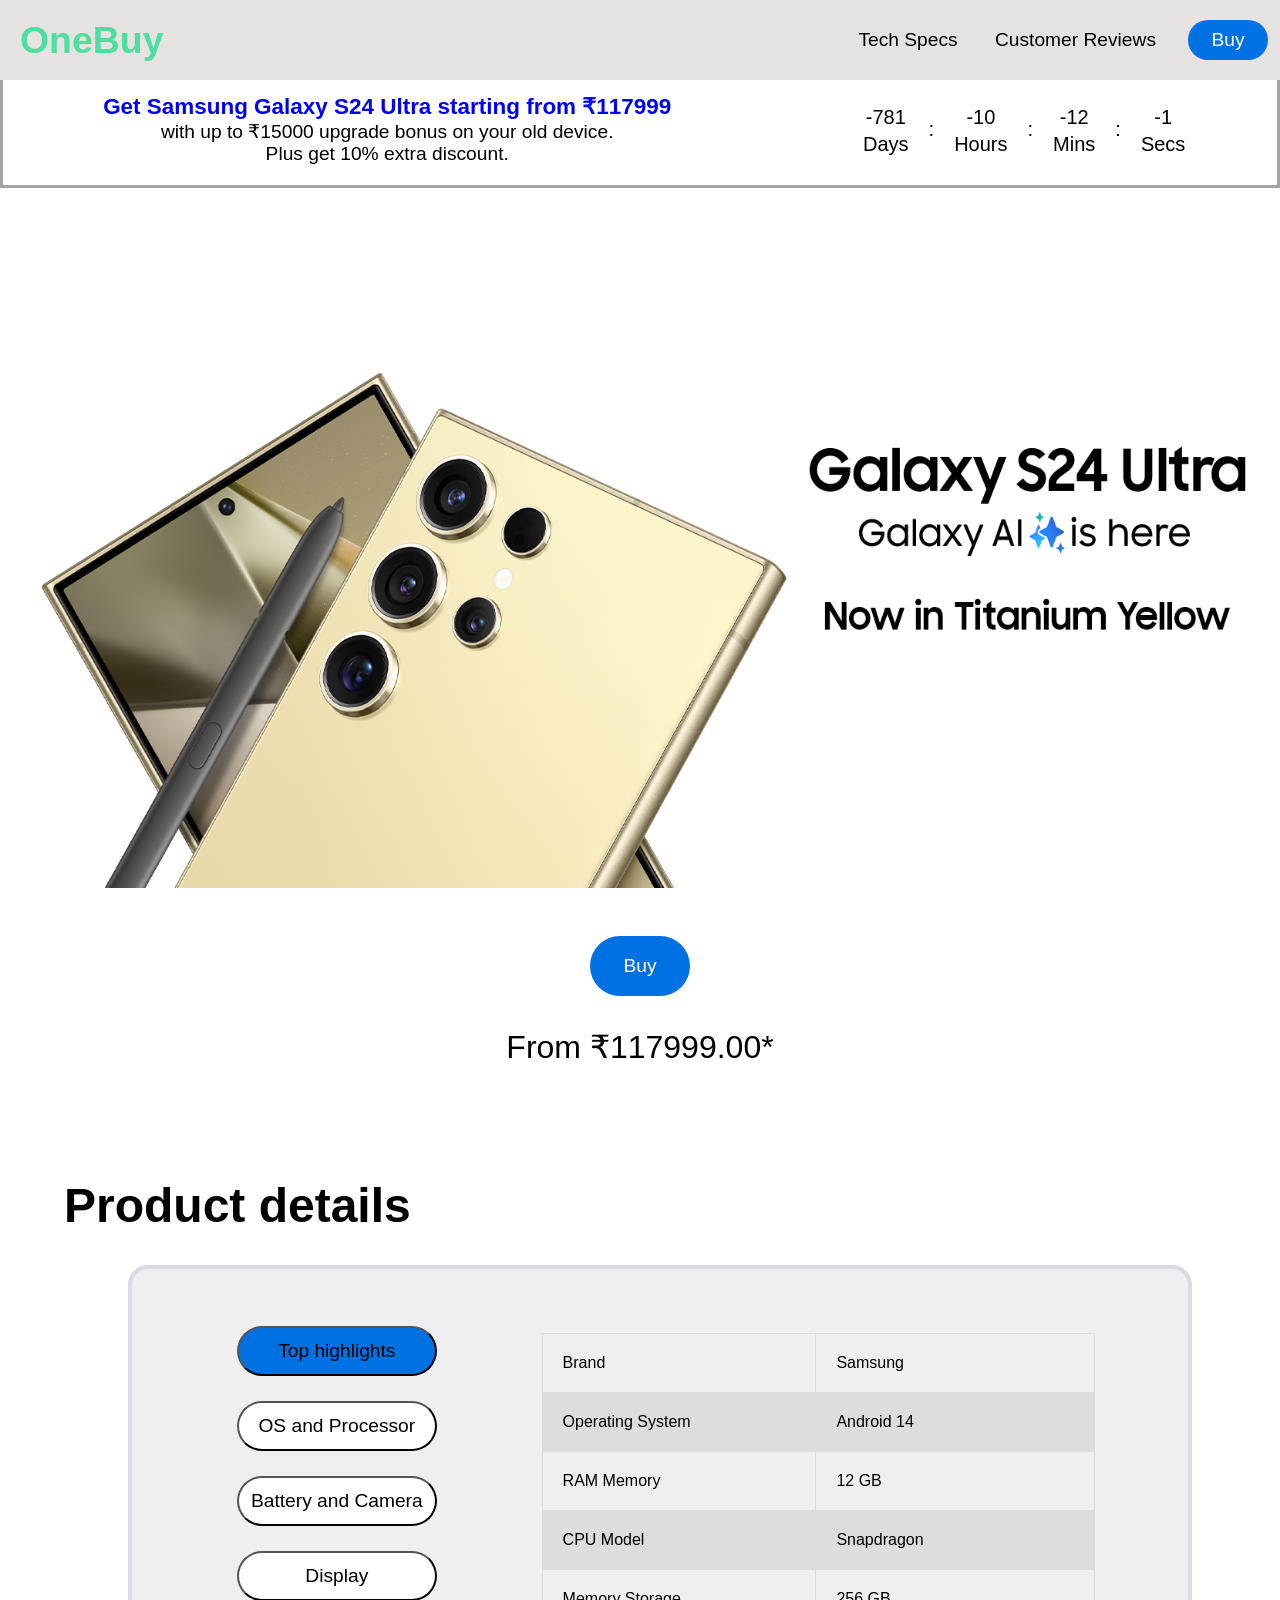
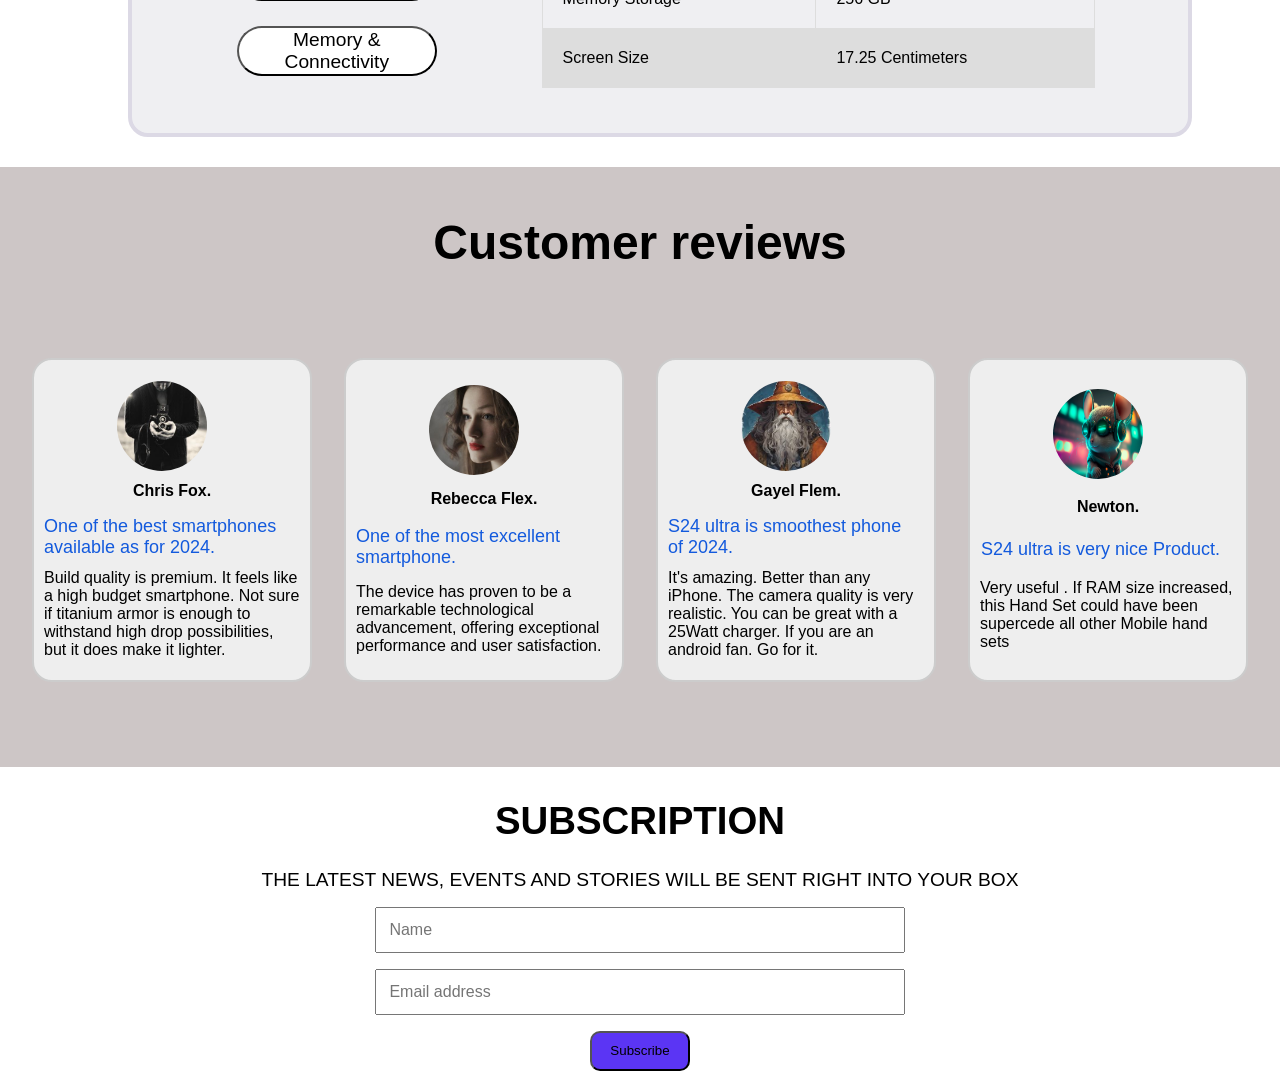
<file: index.html>
<!DOCTYPE html>
<html >
<head>
    <link rel="stylesheet" href="task1/task1.css">
    <title>Landing Page</title>
    
</head>
<body>
    <header>
       <div class="head">
            <div class="comp">
                <h3>OneBuy</h3>
            </div>
            <div  class="links">
                <div class="navs">
                    <a href="#product-detail">Tech Specs</a> 
                    <a href="#reviews">Customer Reviews</a> 
                    
                </div>
                <div>
                    <a class="b-btn" href="#">Buy</a>
                </div>
            </div>
       </div>
    </header>
    <div class="xyz"></div>
    <section >
        <div class="sell">
            <div class="phone">
                <h3>
                    Get Samsung Galaxy S24 Ultra starting from ₹117999                  
                </h3>
                <p>
                    with up to ₹15000 upgrade bonus on your old device.
                </p>
                <p>
                    Plus get 10% extra discount.
                </p>
                
            </div>
            <div class="timer">
        
                <div class="time">
                  <span id="days">0</span>
                  
                  <span class="sub-text">Days</span>
                </div>
                <div class="time">
                :
                </div>
                
                <div class="time">
                  <span id="hours">0</span>
                  <span class="sub-text">Hours</span>
                </div>
                <div class="time">
                :
                </div>
                
                <div class="time">
                  <span id="mins">0</span>
                  <span class="sub-text">Mins</span>
                </div>
                <div class="time">
                :
                </div>
                
                <div class="time">
                  <span id="seconds">0</span>
                  <span class="sub-text">Secs</span>
                </div>
        
                                
            </div>
        </div>
    </section>
    <herosection>
        <div class="hero-section" >
            <img class="mySlides" src="task1/image1.png" alt="images">
            <img class="mySlides" src="task1/image2.jpeg" alt="images">
            
            <img class="mySlides" src="task1/image3.jpeg" alt="images">
            <img class="mySlides" src="task1/image4.jpeg" alt="images">
        </div>
        <div class="buy">
            <a class="buy-btn" href="#">Buy</a>
           
            <p>From ₹117999.00*</p>
        </div>
    </herosection>

    <!-- features -->
    <section id="product-detail">
       
        <div class="titles">
            <h1>Product details</h1>
        
        </div>
        <div class="features">
            <div class="specification">
                <button onclick="tophigh()" type="button" id="th" style="background-color: rgb(0,113,227,1);">Top highlights</button>
                <button onclick="osandp()" type="button" id="os">OS and Processor</button>
                <button onclick="battery()" type="button" id="ba">Battery and Camera</button>
                
                <button onclick="display()" type="button" id="dis">Display</button>
                <button onclick="mandc()" type="button" id="mac">Memory & Connectivity</button>
               
            </div>
            <div class="details">
                <table>
  
                    <tr>
                      <td ><label id="firstr">Brand</label></td>
                      <td ><label id="firstc">Samsung</label></td>
                    
                    </tr>
                    <tr>
                        <td ><label id="secr">Operating System</label></td>
                        <td ><label id="secc">Android 14</label></td>
                      
                    </tr>
                    <tr>
                        <td ><label id="thirdr">RAM Memory</label></td>
                        <td ><label id="thirdc">12 GB</label></td>
                      
                    </tr>
                    <tr>
                        <td ><label id="fourr">CPU Model</label></td>
                        <td ><label id="fourc">Snapdragon</label></td>
                      
                    </tr>
                    <tr>
                        <td ><label id="fiver">Memory Storage </label></td>
                        <td ><label id="fivec">256 GB</label></td>
                      
                    </tr>
                    <tr >
                        <td ><label id="sixr">Screen Size</label></td>
                        <td ><label id="sixc">17.25 Centimeters</label></td>
                      
                    </tr>
                    
                  </table>
            </div>

        </div>

    </section>
    <section class="reviews" id="reviews">
        <div class="customer">
            <h1>Customer reviews</h1>
        </div>
        <div class="testimonials">
            
            <div class="container">
                <img src="task1/bandmember.jpg" alt="Avatar" style="width:90px">
                <h4>Chris Fox.</h4>
                <span>One of the best smartphones available as for 2024.</span>
                <p>Build quality is premium. It feels like a high budget smartphone. Not sure if titanium armor is enough to withstand high drop possibilities, but it does make it lighter.</p>
            </div>
        
            <div class="container">
                <img src="task1/avatar_g2.jpg" alt="Avatar" style="width:90px">
                <h4>Rebecca Flex.</h4>
                <span>One of the most excellent smartphone.</span>
                <p>The device has proven to be a remarkable technological advancement, offering exceptional performance and user satisfaction.</p>
            </div>
            
            <div class="container">
                <img src="task1/images6.jpeg" alt="Avatar" style="width:90px">
                <h4>Gayel Flem.</h4>
                <span>S24 ultra is smoothest phone of 2024.</span>
                <p>It's amazing. Better than any iPhone. The camera quality is very realistic. You can be great with a 25Watt charger. If you are an android fan. Go for it.</p>
                
            </div>
            
            <div class="container">
                <img src="task1/image7.jpg" alt="Avatar" style="width:90px; height: 90px;">
                <h4>Newton.</h4>
                <span>S24 ultra is very nice Product. </span>
                <p>Very useful . If RAM size increased, this Hand Set could have been supercede all other Mobile hand sets</p>
        
            </div>
        
        </div>
    </section>
    <section>
       <form>
            <div class="newsletter">
                <div class="subs">
                    <h2>SUBSCRIPTION</h2>
                    <P>THE LATEST NEWS, EVENTS AND STORIES WILL BE SENT RIGHT INTO YOUR BOX</P>
                    
                </div>
                
                <div class="inputs" style="background-color:white">
                    <input type="text" placeholder="Name" name="name" required>
                    <input type="text" placeholder="Email address" name="mail" required>
                    
                </div>
                
                <div class="sbt">
                    <input type="submit" value="Subscribe">
                </div>
            </div>
       </form>
    </section>
    <script src="task1/task1.js"></script>
</body>
</html>
</file>
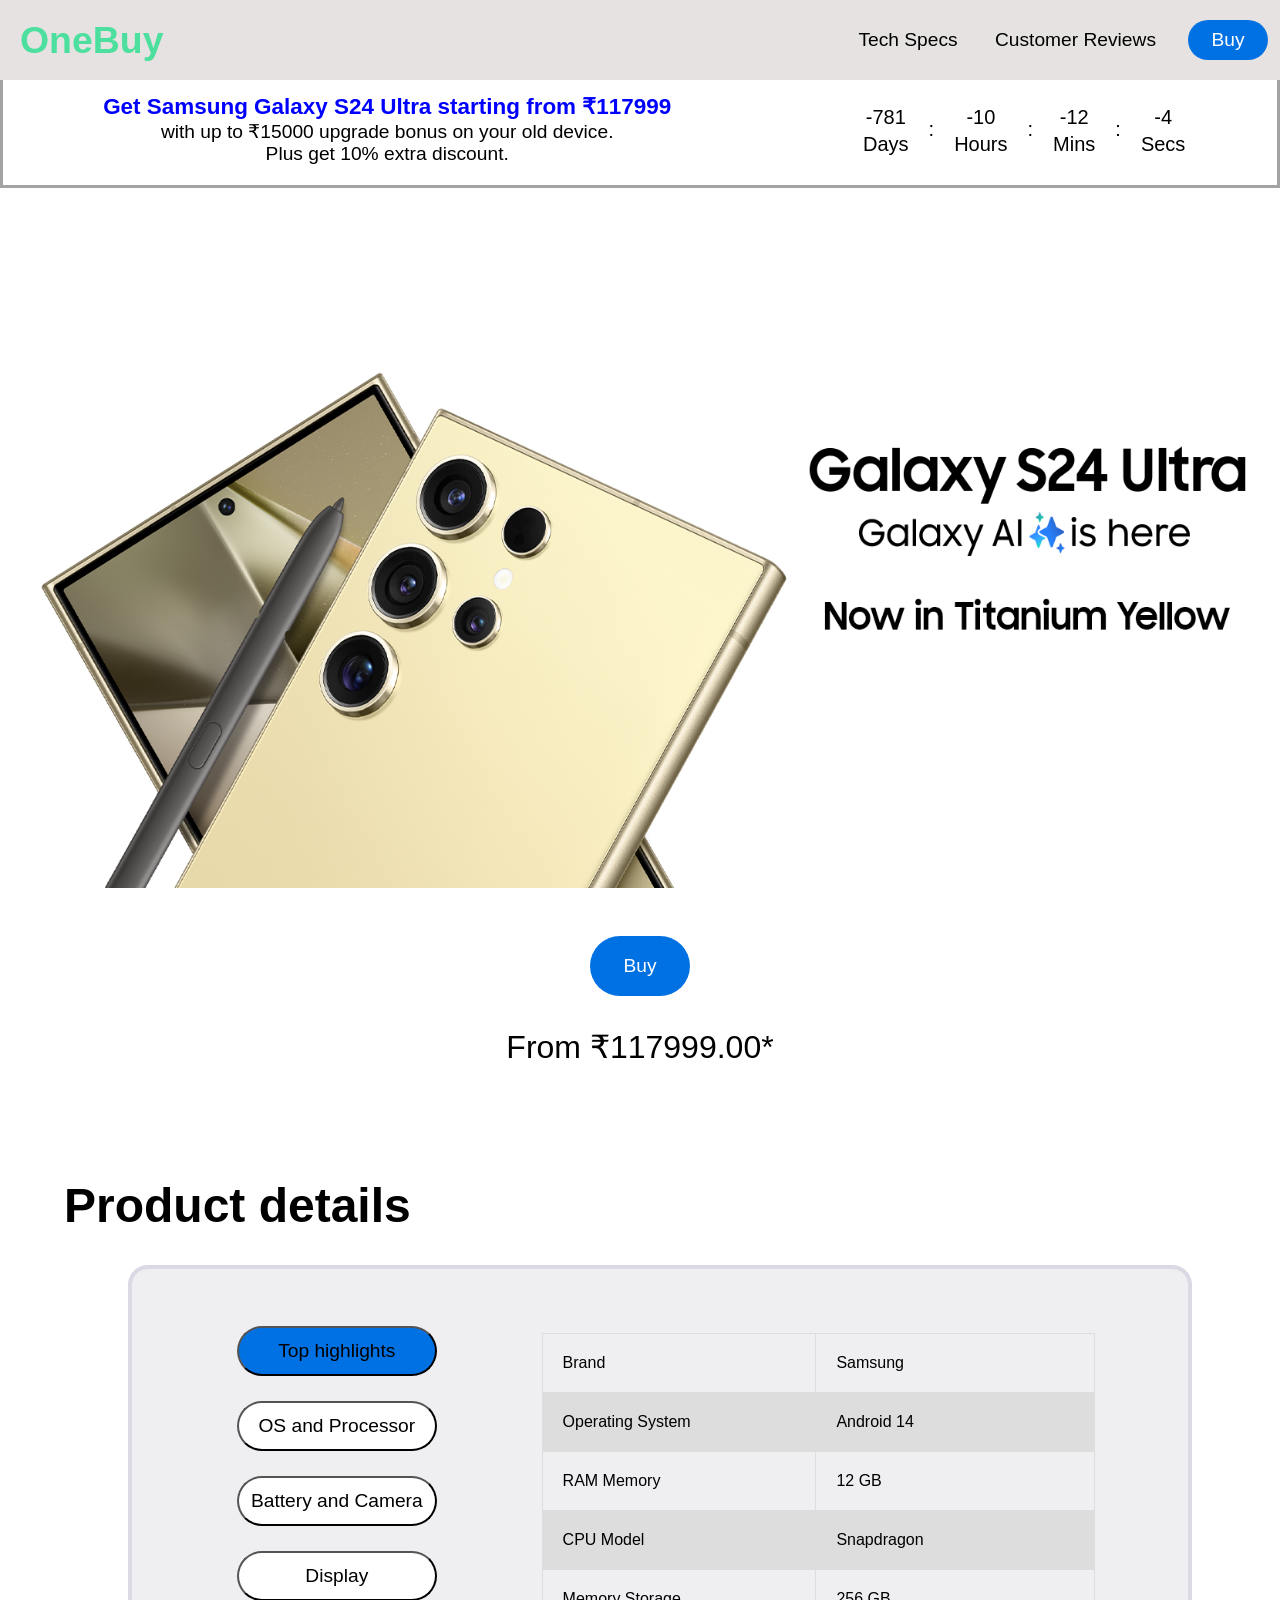
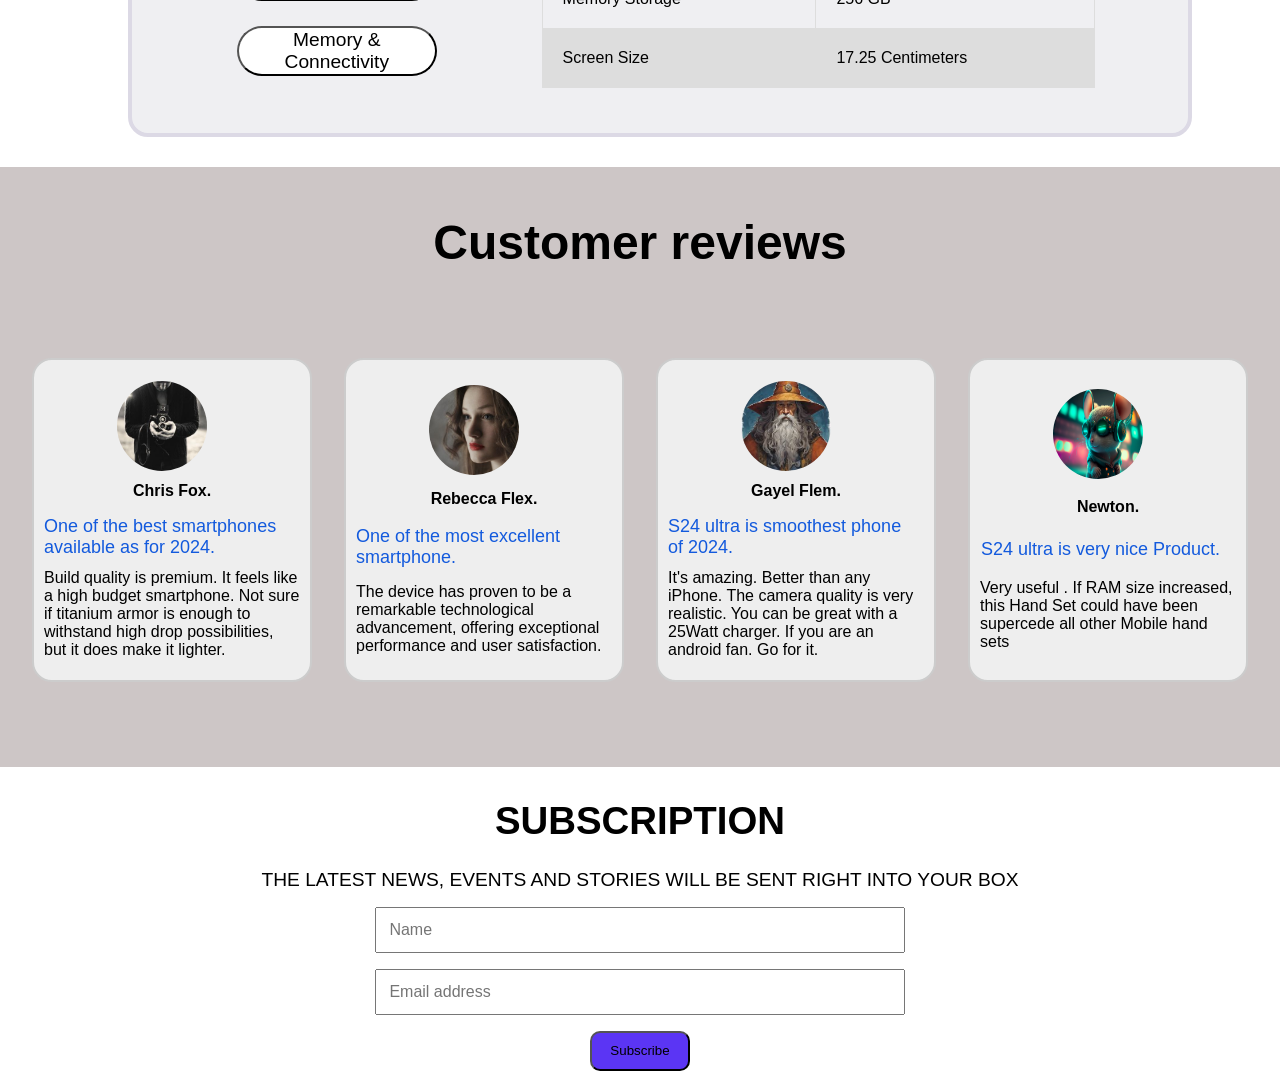
<file: task1.html>
<!DOCTYPE html>
<html >
<head>
    <link rel="stylesheet" href="task1/task1.css">
    <title>Landing Page</title>
</head>
<body>
    <header>
       <div class="head">
            <div class="comp">
                <h3>OneBuy</h3>
            </div>
            <div  class="links">
                <div class="navs">
                    <a href="#product-detail">Tech Specs</a> 
                    <a href="#reviews">Customer Reviews</a> 
                    
                </div>
                <div>
                    <a class="b-btn" href="#">Buy</a>
                </div>
            </div>
       </div>
    </header>
    <div class="xyz"></div>
    <section >
        <div class="sell">
            <div class="phone">
                <h3>
                    Get Samsung Galaxy S24 Ultra starting from ₹117999                  
                </h3>
                <p>
                    with up to ₹15000 upgrade bonus on your old device.
                </p>
                <p>
                    Plus get 10% extra discount.
                </p>
                
            </div>
            <div class="timer">
        
                <div class="time">
                  <span id="days">0</span>
                  
                  <span class="sub-text">Days</span>
                </div>
                <div class="time">
                :
                </div>
                
                <div class="time">
                  <span id="hours">0</span>
                  <span class="sub-text">Hours</span>
                </div>
                <div class="time">
                :
                </div>
                
                <div class="time">
                  <span id="mins">0</span>
                  <span class="sub-text">Mins</span>
                </div>
                <div class="time">
                :
                </div>
                
                <div class="time">
                  <span id="seconds">0</span>
                  <span class="sub-text">Secs</span>
                </div>
        
                                
            </div>
        </div>
    </section>
    <herosection>
        <div class="hero-section" >
            <img class="mySlides" src="task1/image1.png" alt="images">
            <img class="mySlides" src="task1/image2.jpeg" alt="images">
            
            <img class="mySlides" src="task1/image3.jpeg" alt="images">
            <img class="mySlides" src="task1/image4.jpeg" alt="images">
        </div>
        <div class="buy">
            <a class="buy-btn" href="#">Buy</a>
           
            <p>From ₹117999.00*</p>
        </div>
    </herosection>

    <!-- features -->
    <section id="product-detail">
       
        <div class="titles">
            <h1>Product details</h1>
        
        </div>
        <div class="features">
            <div class="specification">
                <button onclick="tophigh()" type="button" id="th" style="background-color: rgb(0,113,227,1);">Top highlights</button>
                <button onclick="osandp()" type="button" id="os">OS and Processor</button>
                <button onclick="battery()" type="button" id="ba">Battery and Camera</button>
                
                <button onclick="display()" type="button" id="dis">Display</button>
                <button onclick="mandc()" type="button" id="mac">Memory & Connectivity</button>
               
            </div>
            <div class="details">
                <table>
  
                    <tr>
                      <td ><label id="firstr">Brand</label></td>
                      <td ><label id="firstc">Samsung</label></td>
                    
                    </tr>
                    <tr>
                        <td ><label id="secr">Operating System</label></td>
                        <td ><label id="secc">Android 14</label></td>
                      
                    </tr>
                    <tr>
                        <td ><label id="thirdr">RAM Memory</label></td>
                        <td ><label id="thirdc">12 GB</label></td>
                      
                    </tr>
                    <tr>
                        <td ><label id="fourr">CPU Model</label></td>
                        <td ><label id="fourc">Snapdragon</label></td>
                      
                    </tr>
                    <tr>
                        <td ><label id="fiver">Memory Storage </label></td>
                        <td ><label id="fivec">256 GB</label></td>
                      
                    </tr>
                    <tr >
                        <td ><label id="sixr">Screen Size</label></td>
                        <td ><label id="sixc">17.25 Centimeters</label></td>
                      
                    </tr>
                    
                  </table>
            </div>

        </div>

    </section>
    <section class="reviews" id="reviews">
        <div class="customer">
            <h1>Customer reviews</h1>
        </div>
        <div class="testimonials">
            
            <div class="container">
                <img src="task1/bandmember.jpg" alt="Avatar" style="width:90px">
                <h4>Chris Fox.</h4>
                <span>One of the best smartphones available as for 2024.</span>
                <p>Build quality is premium. It feels like a high budget smartphone. Not sure if titanium armor is enough to withstand high drop possibilities, but it does make it lighter.</p>
            </div>
        
            <div class="container">
                <img src="task1/avatar_g2.jpg" alt="Avatar" style="width:90px">
                <h4>Rebecca Flex.</h4>
                <span>One of the most excellent smartphone.</span>
                <p>The device has proven to be a remarkable technological advancement, offering exceptional performance and user satisfaction.</p>
            </div>
            
            <div class="container">
                <img src="task1/images6.jpeg" alt="Avatar" style="width:90px">
                <h4>Gayel Flem.</h4>
                <span>S24 ultra is smoothest phone of 2024.</span>
                <p>It's amazing. Better than any iPhone. The camera quality is very realistic. You can be great with a 25Watt charger. If you are an android fan. Go for it.</p>
                
            </div>
            
            <div class="container">
                <img src="task1/image7.jpg" alt="Avatar" style="width:90px; height: 90px;">
                <h4>Newton.</h4>
                <span>S24 ultra is very nice Product. </span>
                <p>Very useful . If RAM size increased, this Hand Set could have been supercede all other Mobile hand sets</p>
        
            </div>
        
        </div>
    </section>
    <section>
       <form>
            <div class="newsletter">
                <div class="subs">
                    <h2>SUBSCRIPTION</h2>
                    <P>THE LATEST NEWS, EVENTS AND STORIES WILL BE SENT RIGHT INTO YOUR BOX</P>
                    
                </div>
                
                <div class="inputs" style="background-color:white">
                    <input type="text" placeholder="Name" name="name" required>
                    <input type="text" placeholder="Email address" name="mail" required>
                    
                </div>
                
                <div class="sbt">
                    <input type="submit" value="Subscribe">
                </div>
            </div>
       </form>
    </section>
    <script src="task1/task1.js"></script>
</body>
</html>
</file>
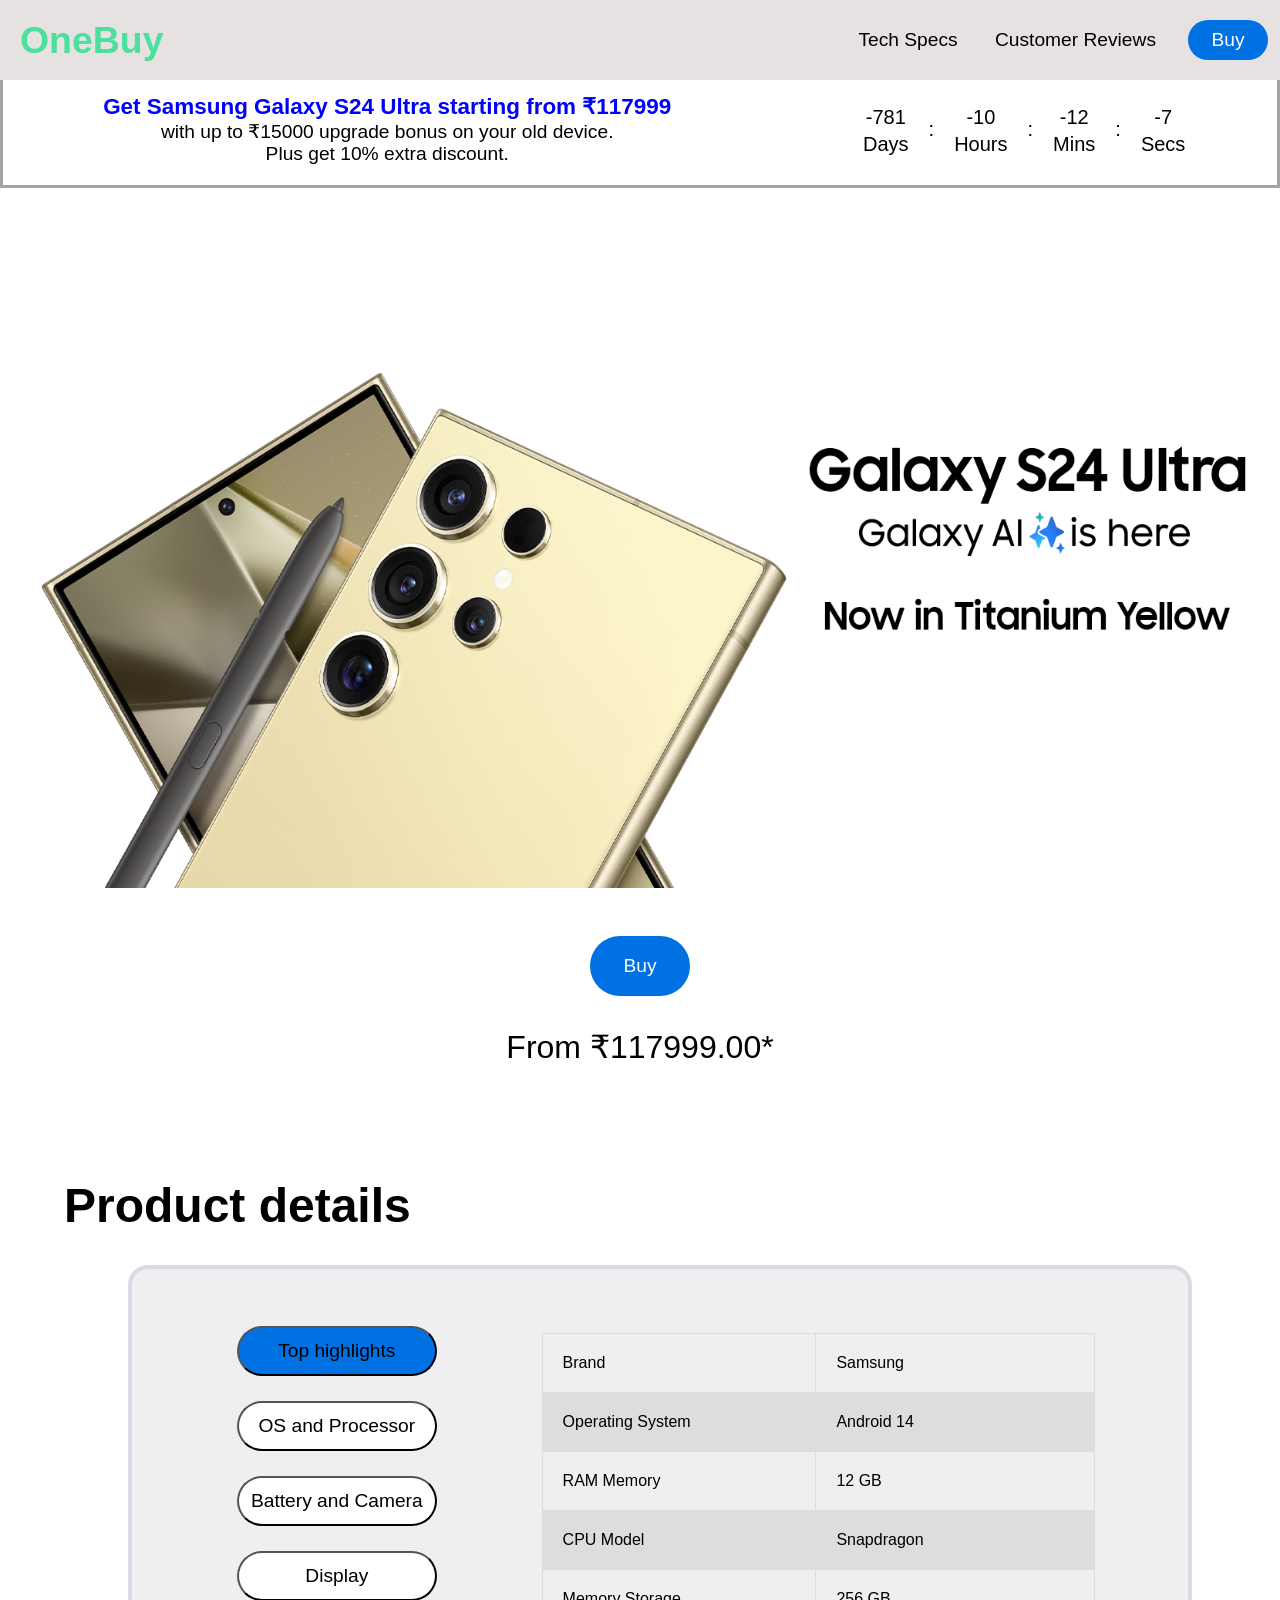
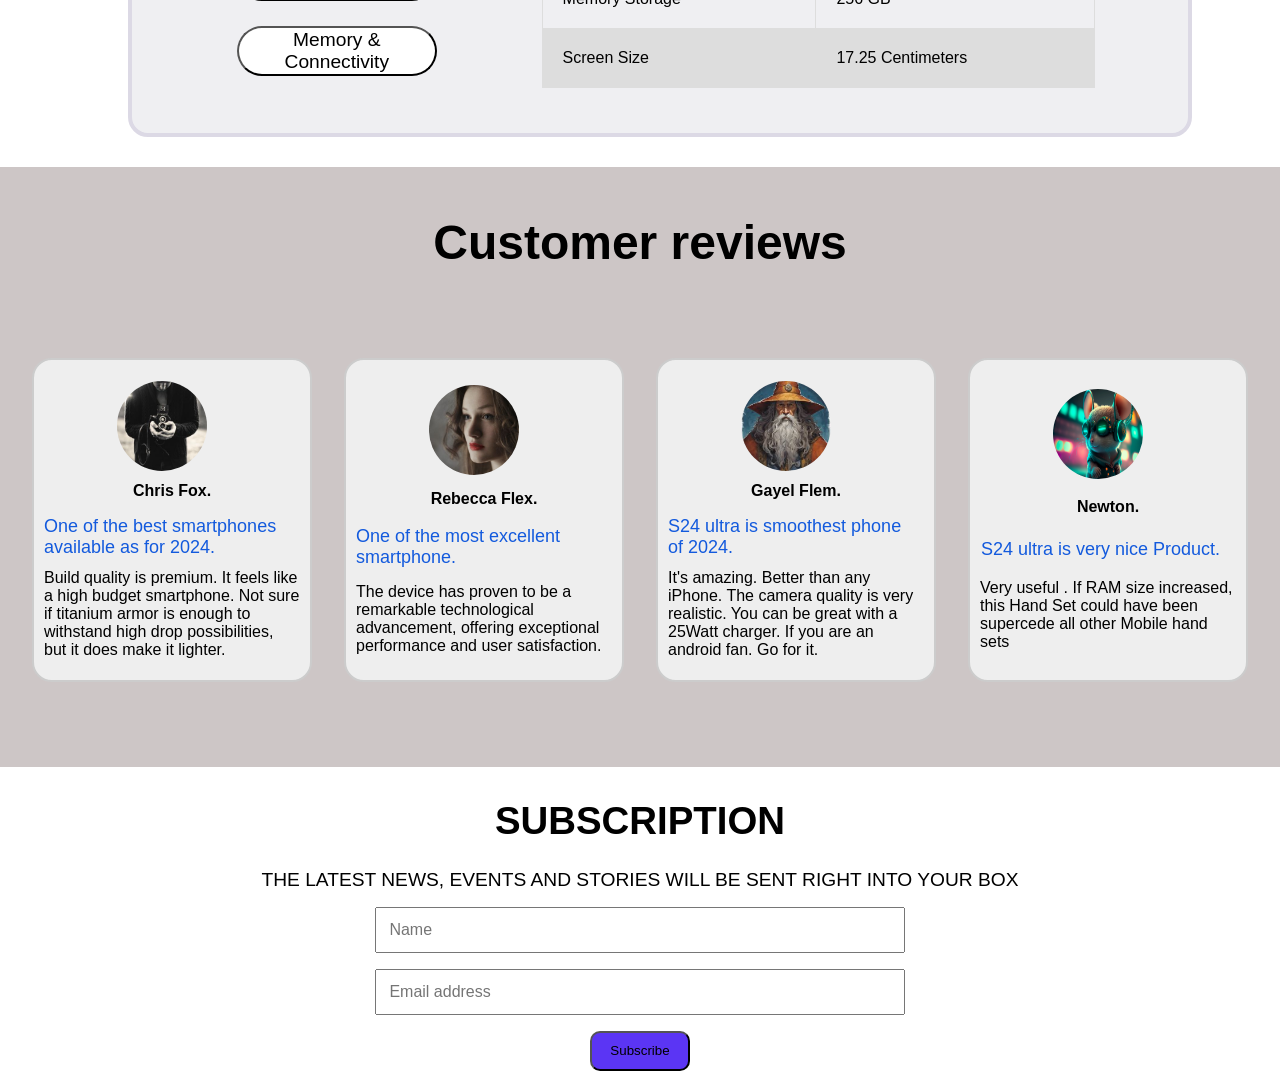
<file: task1/task1.html>
<!DOCTYPE html>
<html >
<head>
    <link rel="stylesheet" href="task1.css">
    <title>Landing Page</title>
</head>
<body>
    <header>
       <div class="head">
            <div class="comp">
                <h3>OneBuy</h3>
            </div>
            <div  class="links">
                <div class="navs">
                    <a href="#product-detail">Tech Specs</a> 
                    <a href="#reviews">Customer Reviews</a> 
                    
                </div>
                <div>
                    <a class="b-btn" href="#">Buy</a>
                </div>
            </div>
       </div>
    </header>
    <div class="xyz"></div>
    <section >
        <div class="sell">
            <div class="phone">
                <h3>
                    Get Samsung Galaxy S24 Ultra starting from ₹117999                  
                </h3>
                <p>
                    with up to ₹15000 upgrade bonus on your old device.
                </p>
                <p>
                    Plus get 10% extra discount.
                </p>
                
            </div>
            <div class="timer">
        
                <div class="time">
                  <span id="days">0</span>
                  
                  <span class="sub-text">Days</span>
                </div>
                <div class="time">
                :
                </div>
                
                <div class="time">
                  <span id="hours">0</span>
                  <span class="sub-text">Hours</span>
                </div>
                <div class="time">
                :
                </div>
                
                <div class="time">
                  <span id="mins">0</span>
                  <span class="sub-text">Mins</span>
                </div>
                <div class="time">
                :
                </div>
                
                <div class="time">
                  <span id="seconds">0</span>
                  <span class="sub-text">Secs</span>
                </div>
        
                                
            </div>
        </div>
    </section>
    <herosection>
        <div class="hero-section" >
            <img class="mySlides" src="image1.png" alt="images">
            <img class="mySlides" src="image2.jpeg" alt="images">
            
            <img class="mySlides" src="image3.jpeg" alt="images">
            <img class="mySlides" src="image4.jpeg" alt="images">
        </div>
        <div class="buy">
            <a class="buy-btn" href="#">Buy</a>
           
            <p>From ₹117999.00*</p>
        </div>
    </herosection>

    <!-- features -->
    <section id="product-detail">
       
        <div class="titles">
            <h1>Product details</h1>
        
        </div>
        <div class="features">
            <div class="specification">
                <button onclick="tophigh()" type="button" id="th" style="background-color: rgb(0,113,227,1);">Top highlights</button>
                <button onclick="osandp()" type="button" id="os">OS and Processor</button>
                <button onclick="battery()" type="button" id="ba">Battery and Camera</button>
                
                <button onclick="display()" type="button" id="dis">Display</button>
                <button onclick="mandc()" type="button" id="mac">Memory & Connectivity</button>
               
            </div>
            <div class="details">
                <table>
  
                    <tr>
                      <td ><label id="firstr">Brand</label></td>
                      <td ><label id="firstc">Samsung</label></td>
                    
                    </tr>
                    <tr>
                        <td ><label id="secr">Operating System</label></td>
                        <td ><label id="secc">Android 14</label></td>
                      
                    </tr>
                    <tr>
                        <td ><label id="thirdr">RAM Memory</label></td>
                        <td ><label id="thirdc">12 GB</label></td>
                      
                    </tr>
                    <tr>
                        <td ><label id="fourr">CPU Model</label></td>
                        <td ><label id="fourc">Snapdragon</label></td>
                      
                    </tr>
                    <tr>
                        <td ><label id="fiver">Memory Storage </label></td>
                        <td ><label id="fivec">256 GB</label></td>
                      
                    </tr>
                    <tr >
                        <td ><label id="sixr">Screen Size</label></td>
                        <td ><label id="sixc">17.25 Centimeters</label></td>
                      
                    </tr>
                    
                  </table>
            </div>

        </div>

    </section>
    <section class="reviews" id="reviews">
        <div class="customer">
            <h1>Customer reviews</h1>
        </div>
        <div class="testimonials">
            
            <div class="container">
                <img src="bandmember.jpg" alt="Avatar" style="width:90px">
                <h4>Chris Fox.</h4>
                <span>One of the best smartphones available as for 2024.</span>
                <p>Build quality is premium. It feels like a high budget smartphone. Not sure if titanium armor is enough to withstand high drop possibilities, but it does make it lighter.</p>
            </div>
        
            <div class="container">
                <img src="avatar_g2.jpg" alt="Avatar" style="width:90px">
                <h4>Rebecca Flex.</h4>
                <span>One of the most excellent smartphone.</span>
                <p>The device has proven to be a remarkable technological advancement, offering exceptional performance and user satisfaction.</p>
            </div>
            
            <div class="container">
                <img src="images6.jpeg" alt="Avatar" style="width:90px">
                <h4>Gayel Flem.</h4>
                <span>S24 ultra is smoothest phone of 2024.</span>
                <p>It's amazing. Better than any iPhone. The camera quality is very realistic. You can be great with a 25Watt charger. If you are an android fan. Go for it.</p>
                
            </div>
            
            <div class="container">
                <img src="image7.jpg" alt="Avatar" style="width:90px; height: 90px;">
                <h4>Newton.</h4>
                <span>S24 ultra is very nice Product. </span>
                <p>Very useful . If RAM size increased, this Hand Set could have been supercede all other Mobile hand sets</p>
        
            </div>
        
        </div>
    </section>
    <section>
       <form>
            <div class="newsletter">
                <div class="subs">
                    <h2>SUBSCRIPTION</h2>
                    <P>THE LATEST NEWS, EVENTS AND STORIES WILL BE SENT RIGHT INTO YOUR BOX</P>
                    
                </div>
                
                <div class="inputs" style="background-color:white">
                    <input type="text" placeholder="Name" name="name" required>
                    <input type="text" placeholder="Email address" name="mail" required>
                    
                </div>
                
                <div class="sbt">
                    <input type="submit" value="Subscribe">
                </div>
            </div>
       </form>
    </section>
    <script src="task1.js"></script>
</body>
</html>
</file>
<file: task1/task1.css>
*{
    margin: 0;
    font-family: Arial, Helvetica, sans-serif;
    border: border-box;
}
.head{
    
    
    color: rgb(76, 223, 157); 
    height: 60px;
    padding: 10px 0px 10px 20px;
    display: flex;
    justify-content: space-between;
    align-items: center;

    
    position: fixed;
    width: 100%;
    background-color:#e6e2e2;
   
}
.comp{
    font-size: 2rem;
}
.links{
    display: flex;
    align-items: center;
    font-size: 1.2rem;
}
.navs a{
    text-decoration: none;
    color: black;
    margin-right: 2rem;
    

}
.b-btn{
    width: 80px;
    height: 40px;
    border-radius: 30px;
    font-size: 1.2rem;
    background-color: rgb(0,113,227,1);
    display: flex;
    justify-content: center;
    align-items: center;
    margin-right: 2rem;
}
.xyz{
    height: 70px;
    
}
/*discount section */
.sell{
    
    
    border-style: solid;
    border-color: rgb(71, 73, 73,0.5);
    display: flex;

}
.phone{
    width: 60%;
    padding: 20px;
    font-size: 1.2rem;
    text-align: center;
   
}
.phone h3{
    color: blue;
}
.timer {
    width: 40%;
    display:flex;
    font-size: 20px;
    padding:10px;
    justify-content: center;
    align-items: center;
   
    
}
.time{
      display:flex;
      flex-direction:column;
      align-items:center;
      margin:10px;
     
}
span{
      margin-top:4px
  }


/* hero section */
.hero-section{
    
    height: 700px;
    display: flex;
    justify-content: center;
    
    
}
.mySlides{
  
    width: 100%;
    height: 700px;
}
.buy{
    width: 100%;
    display: flex;
    justify-content: center;
    align-items: center;
    padding: 3rem 0 3rem 0 ;
    flex-direction: column;
    
   
}
.buy p{
    font-size: 2rem;
}
.buy-btn{
    width: 100px;
    height: 60px;
    border-radius: 30px;
    font-size: 1.2rem;
    background-color: rgb(0,113,227,1);
    display: flex;
    justify-content: center;
    align-items: center;
    margin-bottom: 2rem;
    
    
}
a{
    text-decoration: none;
    color: white;
}

/* features */
.titles{
   
    font-size: 2rem;
    padding: 4rem 0 0 4rem;
}
.features{
    height: 400px;
    width: 80%;
    
    display: flex;
    margin-left: 8rem;
    margin-top: 2rem;
    border: 4px;
    border-style: solid;
    border-radius: 20px;
    border-color: #dcd9e5;
    background-color: rgb(232 232 237 / 70%);
    padding: 2rem 2rem 2rem 0;

}
.specification{
    display: flex;
    flex-direction: column;
    width: 40%;
   
    justify-content:space-evenly;
    align-items: center;

}
.specification button{
    width: 200px;
    height: 50px;
    border-radius: 30px;
    font-size: 1.2rem;
    background-color: white;
}
.details{
    width: 60%;
    margin-top: 2rem;
   
}

table {
    font-family: arial, sans-serif;
    border-collapse: collapse;
    width: 90%;
    
  }
  
  td, th {
    border: 1px solid #dddddd;
    
    text-align: left;
    padding: 20px;
  }
  
  tr:nth-child(even) {
    background-color: #dddddd;
  }

  /* testimonial */
.reviews{
    background-color: #cdc6c6;
    height: 600px;
    margin-top: 30px;
}
.customer{
    padding-top: 3rem;
    text-align: center;
    font-size: 2rem;
}
.testimonials{
	display:flex;
    
    height: 500px;
    justify-content:space-evenly;
    align-items:center;
    
}
.container {
    height: 300px;
    width: 20%;
    border: 2px solid #ccc;
    background-color: #eee;
    border-radius: 20px;
   
    padding: 10px;
    display:flex;
    flex-direction:column;
    justify-content:space-evenly;
    align-items:center;
  
}


.container img {
  float: left;
  margin-right: 20px;
  border-radius: 50%;
}

.container span {
  font-size: 18px;
  margin-right: 15px;
  text-align: left;
  color: rgb(19, 90, 221);
}


/* newsletter */
.newsletter{
    height: 300px;
    display: flex;
    flex-direction: column;
    justify-content: space-evenly;
    align-items: center;
}
.subs{
    padding-top: 2rem;
    display: flex;
    flex-direction: column;
    justify-content: space-evenly;
    align-items: center;
    font-size: 1.6rem;

}
.subs p{
    font-size: 1.2rem;
    margin-top: 1.6rem;
    margin-bottom: 1rem;
}
.inputs{
    display: flex;
    flex-direction: column;
    justify-content: space-evenly;
    align-items: center;
    width: 100%;

}
.inputs input{
    width: 40%;
    height: 40px;
    margin-bottom: 1rem;
    font-size: 1rem;
    padding-left: 0.8rem;
}
.sbt input{
    width: 100px;
    height: 40px;
    border-radius: 10px;
    margin-bottom: 20px;
    background-color: #4c23f3e9;
}
</file>
